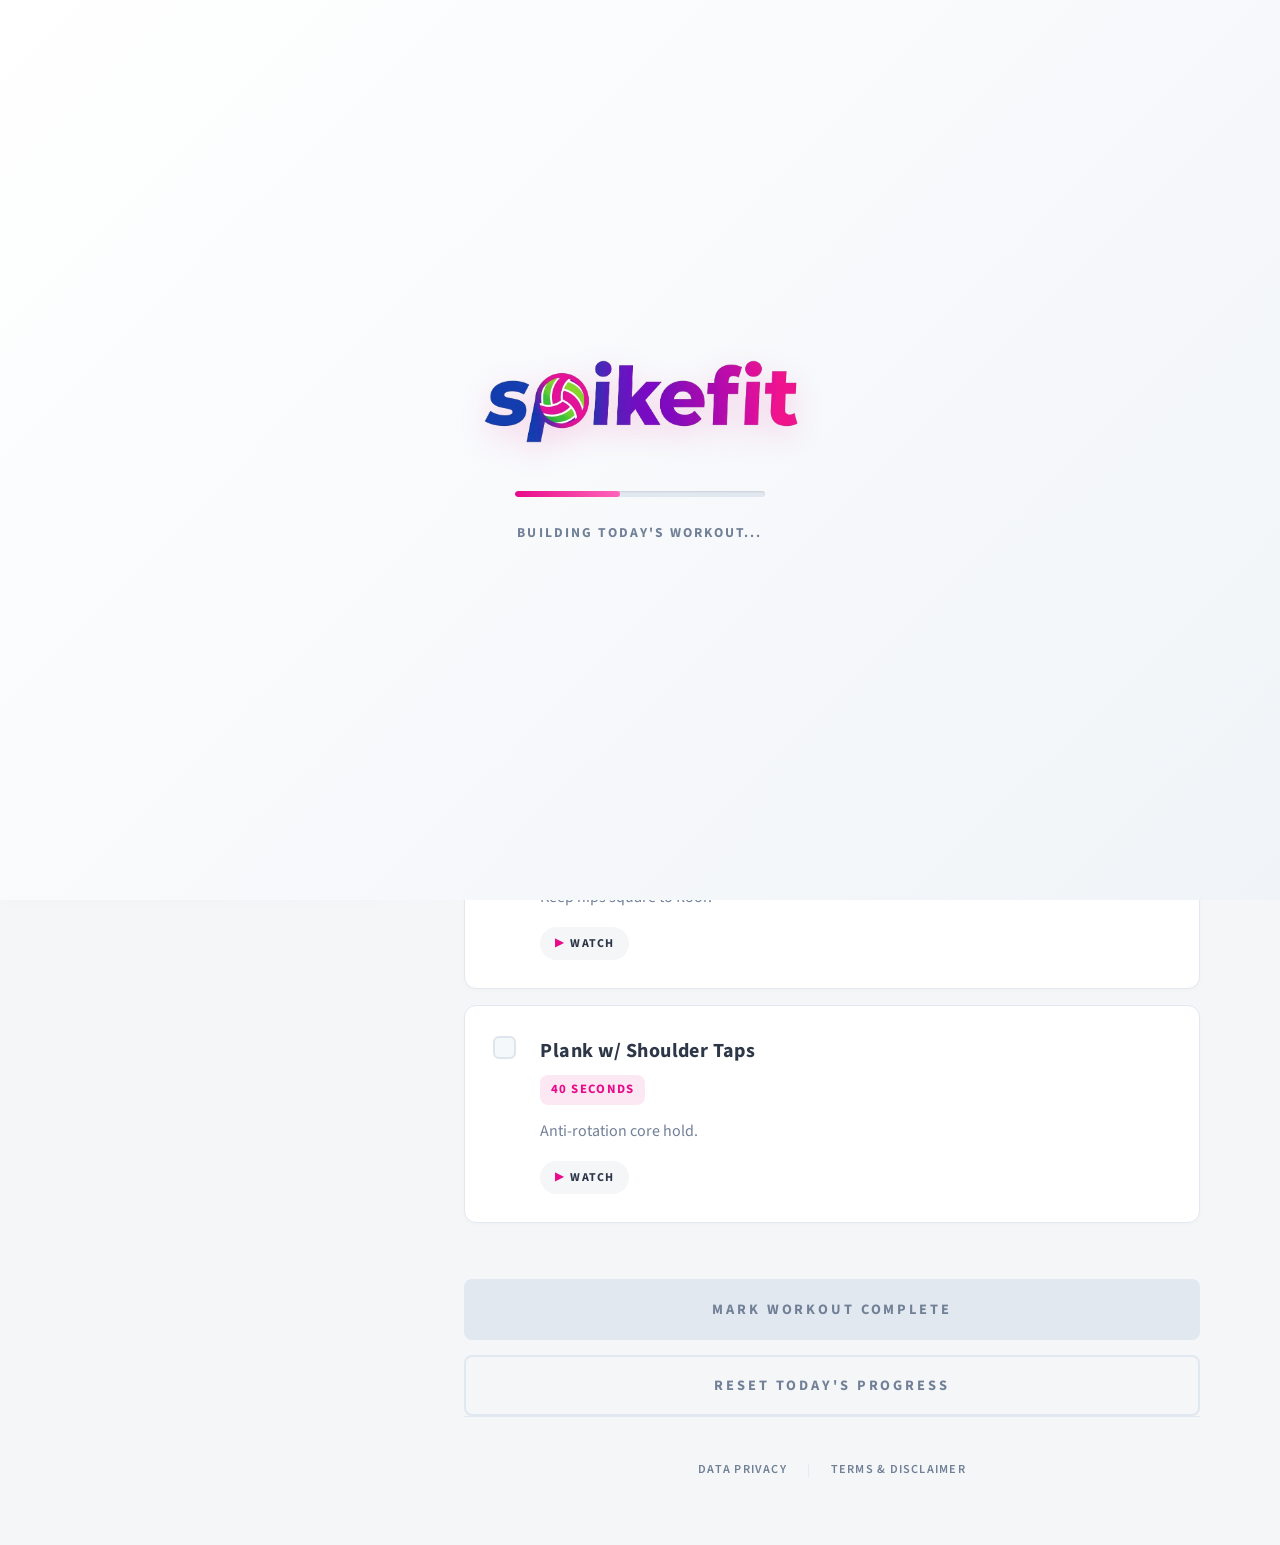
<file: app.html>
<!DOCTYPE html>
<html lang="en">
<head>
  <meta charset="UTF-8">
  <meta name="viewport" content="width=device-width, initial-scale=1.0, maximum-scale=1.0, user-scalable=no">
  <Title>SpikeFit: 30-Min Workouts</title>
  <link rel="icon" type="image/png" href="favicon.png">
  <link rel="apple-touch-icon" href="favicon.png">
  <link rel="stylesheet" href="/fonts/fonts.css">
  <style>
        :root {
            --bg-body: #f4f6f8; /* Slightly cooler, modern grey */
            --bg-panel: #ffffff;
            --text-main: #2d3748; /* Deeper slate for better contrast */
            --text-muted: #718096;
            --accent: #e80a89; 
            --accent-hover: #c90875;
            --accent-light: #fce8f3; /* Soft background for pills */
            --border: #e2e8f0;
            --radius-sm: 8px;
            --radius-md: 12px;
            --radius-lg: 16px;
            --shadow-sm: 0 2px 4px rgba(0,0,0,0.02);
            --shadow-md: 0 4px 12px rgba(0,0,0,0.05);
            --shadow-hover: 0 10px 25px rgba(232, 10, 137, 0.15);
        }

        * { box-sizing: border-box; margin: 0; padding: 0; }
        
        body { 
            background-color: var(--bg-body); 
            color: var(--text-muted); 
            font-family: 'Source Sans 3', Helvetica, sans-serif;
            font-weight: 400;
            line-height: 1.75; 
        }

        /* Typography */
        h1, h2, h3 { 
            color: var(--text-main); 
            font-weight: 700; 
            letter-spacing: 0.05em; 
        }
        h1, h2 { text-transform: uppercase; }

        /* --- NEW: Splash Screen Styles --- */
        #splash-screen {
            position: fixed;
            top: 0;
            left: 0;
            width: 100%;
            height: 100%;
            background: linear-gradient(135deg, #ffffff 0%, #f0f4f8 100%);
            z-index: 9999;
            display: flex;
            flex-direction: column;
            align-items: center;
            justify-content: center;
            transition: opacity 0.6s cubic-bezier(0.16, 1, 0.3, 1), visibility 0.6s;
        }

        #splash-screen.hidden {
            opacity: 0;
            visibility: hidden;
        }

        .splash-logo {
            width: 80%;
            max-width: 320px;
            margin-bottom: 3rem;
            animation: pulse 2.5s infinite ease-in-out;
            filter: drop-shadow(0 10px 15px rgba(232, 10, 137, 0.15));
        }

        .splash-loader-container {
            width: 60%;
            max-width: 250px;
            height: 6px;
            background: var(--border);
            border-radius: 10px;
            overflow: hidden;
            position: relative;
            box-shadow: inset 0 1px 2px rgba(0,0,0,0.1);
        }

        .splash-loader-bar {
            height: 100%;
            background: linear-gradient(90deg, var(--accent), #ff66ba, var(--accent));
            background-size: 200% 100%;
            width: 0%;
            border-radius: 10px;
            animation: shimmer 1.5s infinite linear;
        }

        .splash-text {
            margin-top: 1.5rem;
            font-size: 0.85rem;
            font-weight: 700;
            color: var(--text-muted);
            letter-spacing: 0.15em;
            text-transform: uppercase;
        }

        @keyframes pulse {
            0% { transform: scale(1); opacity: 1; }
            50% { transform: scale(1.03); opacity: 0.9; }
            100% { transform: scale(1); opacity: 1; }
        }

        @keyframes shimmer {
            0% { background-position: 100% 0; }
            100% { background-position: -100% 0; }
        }
        /* --- End Splash Screen Styles --- */

        /* Layout Structure */
        #wrapper {
            display: flex;
            flex-direction: row;
            min-height: 100vh;
        }

        /* Left Header Panel */
        #header {
            width: 30%;
            background: var(--bg-panel);
            padding: 4em 3em;
            border-right: solid 1px var(--border);
            display: flex;
            flex-direction: column;
            justify-content: flex-start;
            position: sticky;
            top: 0;
            height: 100vh;
            overflow-y: auto;
            box-shadow: 2px 0 15px rgba(0,0,0,0.02);
            z-index: 10;
        }

        /* Logo Branding */
        #header h1 {
            margin-bottom: 0.25em;
        }

        .header-logo {
            width: 100%;
            max-width: 220px;
            height: auto;
            display: block;
        }

        #header p {
            color: var(--accent);
            font-size: 0.9em;
            font-weight: 600;
            letter-spacing: 0.15em;
            text-transform: uppercase;
            margin-bottom: 3em;
        }

        /* Navigation */
        .nav {
            display: flex;
            flex-direction: column;
            gap: 0.75em;
        }

        .nav button {
            appearance: none;
            background: transparent;
            border: solid 2px transparent;
            border-radius: var(--radius-sm);
            color: var(--text-muted);
            cursor: pointer;
            font-family: 'Source Sans 3', sans-serif;
            font-size: 0.85em;
            font-weight: 700;
            letter-spacing: 0.2em;
            padding: 1.25em 2em;
            text-align: center;
            text-decoration: none;
            text-transform: uppercase;
            transition: all 0.2s ease-in-out;
            width: 100%;
            display: flex;
            align-items: center;
            justify-content: flex-start;
            gap: 1em;
        }

        .nav button svg {
            width: 20px;
            height: 20px;
            flex-shrink: 0;
        }

        .nav button:hover {
            background: var(--bg-body);
            color: var(--text-main);
        }

        .nav button.active {
            background: var(--bg-panel);
            border-color: var(--accent);
            color: var(--accent);
            box-shadow: var(--shadow-sm);
        }

        /* Right Content Panel */
        #main {
            width: 70%;
            padding: 4em 5em;
            display: flex;
            flex-direction: column;
        }

        .container { display: none; max-width: 800px; margin: 0 auto; width: 100%; flex: 1; }
        .container.active { display: block; animation: fadeIn 0.4s cubic-bezier(0.16, 1, 0.3, 1); }

        @keyframes fadeIn {
            from { opacity: 0; transform: translateY(15px); }
            to { opacity: 1; transform: translateY(0); }
        }

        /* Section Headings */
        .workout-section h2, #calendar h2 {
            font-size: 1.1em;
            color: var(--text-muted);
            border-bottom: none;
            padding-bottom: 0;
            margin-bottom: 1.5em;
            display: flex;
            align-items: center;
        }
        
        .workout-section h2::after {
            content: '';
            flex: 1;
            height: 1px;
            background: var(--border);
            margin-left: 1em;
        }

        .workout-section { margin-bottom: 3.5em; }

        /* Workout Progress Bar */
        .progress-container {
            width: 100%;
            background-color: var(--border);
            border-radius: 20px;
            height: 8px;
            margin: 1.5em 0 2.5em 0;
            overflow: hidden;
            display: none; /* Shown via JS when workout is active */
        }
        .progress-bar {
            height: 100%;
            background: linear-gradient(90deg, var(--accent), #ff66ba);
            width: 0%;
            border-radius: 20px;
            transition: width 0.4s cubic-bezier(0.16, 1, 0.3, 1);
        }

        /* Exercise Cards */
        .exercise-card {
            background: var(--bg-panel);
            border: solid 1px var(--border);
            border-radius: var(--radius-md);
            padding: 1.75em;
            margin-bottom: 1em;
            display: flex;
            align-items: flex-start;
            transition: all 0.2s cubic-bezier(0.16, 1, 0.3, 1);
            box-shadow: var(--shadow-sm);
            cursor: pointer;
            position: relative;
            overflow: hidden;
        }

        .exercise-card:hover {
            border-color: var(--accent);
            box-shadow: var(--shadow-hover);
            transform: translateY(-2px);
        }

        .exercise-card.disabled {
            cursor: not-allowed;
        }

        /* Completed State */
        .exercise-card.completed {
            background-color: #f8fafc;
            opacity: 0.7;
            border-color: transparent;
            transform: none;
            box-shadow: none;
        }

        .exercise-card.completed::before {
            content: '';
            position: absolute;
            left: 0; top: 0; bottom: 0; width: 4px;
            background-color: #4CAF50;
        }

        .exercise-card.completed .title {
            text-decoration: line-through;
            color: var(--text-muted);
        }

        /* Checkbox Styling */
        .checkbox-container {
            margin-right: 1.5em;
            padding-top: 0.1em;
        }
        
        input[type="checkbox"] {
            appearance: none;
            width: 1.75em;
            height: 1.75em;
            border: 2px solid #cbd5e0;
            border-radius: 6px;
            outline: none;
            cursor: pointer;
            position: relative;
            transition: all 0.2s ease;
            background: #ffffff;
        }

        input[type="checkbox"]:hover:not(:disabled) {
            border-color: var(--accent);
        }

        input[type="checkbox"]:checked {
            background-color: var(--accent);
            border-color: var(--accent);
            animation: popIn 0.3s cubic-bezier(0.16, 1, 0.3, 1);
        }

        input[type="checkbox"]:disabled {
            background-color: #f0f4f8;
            border-color: #cbd5e0;
            cursor: not-allowed;
            opacity: 0.6;
        }

        @keyframes popIn {
            0% { transform: scale(0.8); }
            50% { transform: scale(1.1); }
            100% { transform: scale(1); }
        }

        input[type="checkbox"]:checked::after {
            content: '✔';
            color: white;
            position: absolute;
            top: 50%;
            left: 50%;
            transform: translate(-50%, -50%);
            font-size: 1em;
        }

        /* Card Content */
        .exercise-info { flex: 1; }
        .title { color: var(--text-main); font-weight: 700; font-size: 1.25em; display: block; margin-bottom: 0.25em; letter-spacing: 0.02em;}
        .reps { font-size: 0.8em; font-weight: 700; color: var(--accent); margin-bottom: 1em; display: inline-block; text-transform: uppercase; letter-spacing: 0.1em; background: var(--accent-light); padding: 0.3em 0.8em; border-radius: var(--radius-sm);}
        .notes { font-size: 1em; margin-bottom: 1em; color: var(--text-muted); }
        
        /* Video Pill Button */
        .video-link {
            display: inline-flex;
            align-items: center;
            font-size: 0.75em;
            color: var(--text-main);
            text-decoration: none;
            font-weight: 700;
            text-transform: uppercase;
            letter-spacing: 0.1em;
            background: var(--bg-body);
            padding: 0.5em 1.2em;
            border-radius: 20px;
            transition: all 0.2s;
        }
        
        .video-link:hover { background: var(--border); color: var(--text-main); }
        .video-link::before { content: '▶'; margin-right: 0.6em; color: var(--accent); font-size: 0.9em; }

        /* Level Toggle - iOS Segmented Control Style */
        .level-toggle { 
            display: flex; 
            margin-bottom: 2em; 
            background: #e2e8f0; 
            border-radius: var(--radius-lg); 
            padding: 0.3em;
            position: relative;
        }
        .level-toggle button { 
            flex: 1; 
            padding: 1em 0.5em; 
            border: none; 
            background: transparent; 
            border-radius: var(--radius-md);
            font-family: 'Source Sans 3', sans-serif; 
            font-weight: 700; 
            text-transform: uppercase; 
            letter-spacing: 0.05em; 
            font-size: 0.8em;
            cursor: pointer; 
            transition: all 0.3s cubic-bezier(0.16, 1, 0.3, 1); 
            color: var(--text-muted); 
            z-index: 2;
        }
        .level-toggle button:hover { color: var(--text-main); }
        .level-toggle button.active { 
            background: #ffffff; 
            color: var(--accent); 
            box-shadow: var(--shadow-md);
        }

        /* Calendar Elements */
        .month-header { display: flex; justify-content: space-between; align-items: center; margin-bottom: 2em; }
        .month-header button { background: var(--bg-panel); border: solid 1px var(--border); padding: 0.75em 1.5em; cursor: pointer; border-radius: var(--radius-sm); font-family: 'Source Sans 3', sans-serif; font-weight: 700; text-transform: uppercase; letter-spacing: 0.1em; font-size: 0.8em; color: var(--text-main); transition: all 0.2s ease; box-shadow: var(--shadow-sm);}
        .month-header button:hover { border-color: var(--accent); color: var(--accent); }
        .month-header button:disabled { opacity: 0.4; cursor: not-allowed; border-color: var(--border); color: var(--text-muted); box-shadow: none;}
        
        .month-grid { display: grid; grid-template-columns: repeat(7, 1fr); gap: 0.5em; text-align: center; }
        .month-day-header { font-weight: 700; font-size: 0.8em; color: var(--text-muted); text-transform: uppercase; padding-bottom: 0.5em; letter-spacing: 0.1em;}
        .month-date { border: solid 1px var(--border); padding: 1.5em 0; border-radius: var(--radius-md); background: var(--bg-panel); font-size: 1.1em; font-weight: 600; color: var(--text-main); }
        .month-date.completed { background: linear-gradient(135deg, var(--accent) 0%, var(--accent-hover) 100%); color: #ffffff; border-color: transparent; box-shadow: var(--shadow-md); }
        .month-date.empty { background: transparent; border: none; }
        
        /* Action Buttons */
        .btn-reset {
            display: block;
            width: 100%;
            appearance: none;
            background: transparent;
            border: solid 2px var(--border);
            border-radius: var(--radius-sm);
            color: var(--text-main);
            cursor: pointer;
            font-family: 'Source Sans 3', sans-serif;
            font-size: 0.9em;
            font-weight: 700;
            letter-spacing: 0.2em;
            padding: 1.25em;
            text-align: center;
            text-transform: uppercase;
            transition: all 0.2s ease;
            margin-top: 3em;
        }
        .btn-reset:hover { border-color: var(--accent); color: var(--accent); }

        .btn-start { background: var(--accent); color: #ffffff; border-color: var(--accent); margin-top: 0; box-shadow: var(--shadow-md);}
        .btn-start:hover { background: var(--accent-hover); border-color: var(--accent-hover); color: #ffffff; }
        
        .btn-start.started { background: var(--text-main); border-color: var(--text-main); cursor: default; box-shadow: none; }
        .btn-start.started:hover { background: var(--text-main); border-color: var(--text-main); color: #ffffff; }

        .btn-complete { background: var(--accent); color: #ffffff; border-color: var(--accent); margin-top: 3em; margin-bottom: 1em; box-shadow: var(--shadow-md);}
        .btn-complete:hover:not(:disabled) { background: var(--accent-hover); border-color: var(--accent-hover); color: #ffffff; box-shadow: var(--shadow-hover); transform: translateY(-1px);}
        
        .btn-complete:disabled { background: var(--border); color: var(--text-muted); border-color: var(--border); cursor: not-allowed; box-shadow: none; transform: none; }

        /* Calendar Schedule specific */
        .calendar-day {
            background: var(--bg-panel);
            border: solid 1px var(--border);
            border-left: solid 4px var(--border);
            padding: 1.5em 2em;
            border-radius: var(--radius-md);
            cursor: pointer;
            transition: all 0.2s ease;
            box-shadow: var(--shadow-sm);
        }
        .calendar-day:hover { border-left-color: var(--accent); transform: translateX(4px); box-shadow: var(--shadow-md); }
        .calendar-day.today { border-left-color: var(--accent); background: #ffffff; box-shadow: var(--shadow-hover); }

        /* Modals */
        .modal-overlay { display: none; position: fixed; top: 0; left: 0; width: 100%; height: 100%; background: rgba(0,0,0,0.6); z-index: 1000; align-items: center; justify-content: center; animation: fadeIn 0.3s ease-in-out; backdrop-filter: blur(4px); }
        .modal-content { background: var(--bg-panel); padding: 3em 2em; border-radius: var(--radius-lg); text-align: center; max-width: 400px; width: 90%; box-shadow: 0 20px 40px rgba(0,0,0,0.2); position: relative; }
        .modal-content h2 { margin-bottom: 0.5em; color: var(--text-main); }
        .badge-svg { width: 120px; height: 120px; margin: 0 auto 1.5em auto; display: block; filter: drop-shadow(0 10px 15px rgba(232, 10, 137, 0.3));}
        .badge-details { background: var(--bg-body); padding: 1.5em; border-radius: var(--radius-sm); margin-bottom: 2em; border: 1px solid var(--border); }
        .badge-details p { margin: 0.25em 0; font-weight: 600; color: var(--text-muted); font-size: 0.9em; letter-spacing: 0.05em; text-transform: uppercase;}
        .badge-details p span { color: var(--text-main); }
        
        .btn-share { background: var(--accent); color: white; border-color: var(--accent); margin-bottom: 1em; width: 100%; margin-top: 0; padding: 1.25em;}
        .btn-share:hover { background: var(--accent-hover); border-color: var(--accent-hover); color: white;}
        .btn-close-modal { background: transparent; color: var(--text-muted); border-color: var(--text-muted); width: 100%; padding: 1em; margin-top: 0; }
        .btn-close-modal:hover { border-color: var(--text-main); color: var(--text-main); }

        #disclaimer-modal .modal-content { max-width: 550px; width: calc(100vw - 100px); min-width: 280px; max-height: calc(100vh - 100px); display: flex; flex-direction: column; text-align: left; padding: 2em 1.5em; }
        #disclaimer-modal h2 { text-align: center; color: var(--accent); margin-bottom: 0.5em; font-size: 1.5em; flex-shrink: 0; }
        .scroll-note { text-align: center; color: var(--accent); font-size: 0.85em; font-style: italic; margin-bottom: 1em; flex-shrink: 0; }
        .disclaimer-text-scroll { overflow-y: auto; flex-grow: 1; padding-right: 0.5em; border-top: 1px solid var(--border); border-bottom: 1px solid var(--border); margin-bottom: 1em; padding-top: 1em; }
        #disclaimer-modal p { font-size: 0.95em; margin-bottom: 1em; color: var(--text-main); line-height: 1.6; }
        #disclaimer-modal .strong-disclaimer { font-weight: 700; text-transform: uppercase; font-size: 0.85em; color: var(--text-muted); text-align: center; margin-bottom: 2em; letter-spacing: 0.05em; }
        .btn-agree { flex-shrink: 0; appearance: none; border: none; border-radius: var(--radius-sm); background: var(--text-main); color: #ffffff; margin-top: 0.5em; width: 100%; padding: 1.25em; font-size: 1em; font-weight: 700; letter-spacing: 0.15em; text-transform: uppercase; cursor: pointer; transition: all 0.2s ease;}
        .btn-agree:hover { background: var(--text-muted); }

        /* --- NEW: Footer Styles --- */
        #site-footer {
            margin-top: auto;
            padding-top: 3em;
            border-top: solid 1px var(--border);
            text-align: center;
            color: var(--text-muted);
            font-size: 0.85em;
            display: flex;
            flex-direction: column;
            align-items: center;
            gap: 1em;
            width: 100%;
            max-width: 800px;
            align-self: center;
        }

        .footer-links {
            display: flex;
            gap: 1.5em;
            align-items: center;
            justify-content: center;
            flex-wrap: wrap;
        }

        .footer-links a {
            color: var(--text-muted);
            text-decoration: none;
            font-weight: 600;
            text-transform: uppercase;
            letter-spacing: 0.1em;
            transition: color 0.2s ease;
            font-size: 0.9em;
        }

        .footer-links a:hover {
            color: var(--accent);
        }

        .footer-links .separator {
            color: var(--border);
        }

        /* --- NEW: Toast Notification --- */
        .toast-container {
            position: fixed;
            bottom: 40px;
            left: 50%;
            transform: translateX(-50%) translateY(150px);
            background: var(--bg-panel);
            border: 2px solid var(--accent);
            border-radius: var(--radius-lg);
            padding: 1.25em 1.5em;
            box-shadow: 0 10px 30px rgba(232, 10, 137, 0.2);
            display: flex;
            align-items: center;
            gap: 1em;
            z-index: 2000;
            opacity: 0;
            visibility: hidden;
            transition: all 0.5s cubic-bezier(0.16, 1, 0.3, 1);
            width: 90%;
            max-width: 400px;
        }
        .toast-container.show {
            transform: translateX(-50%) translateY(0);
            opacity: 1;
            visibility: visible;
        }
        .toast-icon {
            font-size: 2.2em;
            filter: drop-shadow(0 4px 6px rgba(0,0,0,0.1));
        }
        .toast-content {
            flex: 1;
            text-align: left;
        }
        .toast-title {
            color: var(--text-main);
            font-weight: 700;
            font-size: 1.05em;
            margin-bottom: 0.2em;
            letter-spacing: 0.02em;
            text-transform: uppercase;
        }
        .toast-text {
            color: var(--text-muted);
            font-size: 0.85em;
            line-height: 1.4;
        }
        .toast-close {
            background: none;
            border: none;
            color: var(--text-muted);
            font-size: 1.8em;
            cursor: pointer;
            padding: 0;
            line-height: 1;
            transition: color 0.2s;
        }
        .toast-close:hover {
            color: var(--accent);
        }

        /* Responsive Design */
        @media screen and (max-width: 980px) {
            #wrapper { 
                flex-direction: column; 
                padding-bottom: 85px; /* Added spacing so content doesn't hide behind the bottom nav */
            }
            #header { 
                width: 100%; 
                height: auto; 
                position: relative; 
                padding: 2em 1.5em; 
                border-right: none; 
                border-bottom: solid 1px var(--border); 
                text-align: center; 
            }
            .header-logo { margin: 0 auto; }
            #header p { margin-bottom: 0; }
            
            /* Native App Bottom Nav styling */
            .nav { 
                flex-direction: row; 
                position: fixed;
                bottom: 0;
                left: 0;
                width: 100%;
                background: var(--bg-panel);
                border-top: 1px solid var(--border);
                box-shadow: 0 -4px 15px rgba(0,0,0,0.05);
                z-index: 1000;
                gap: 0;
                padding-bottom: env(safe-area-inset-bottom);
                justify-content: space-around;
            }

            .nav button { 
                width: 25%; 
                padding: 0.8em 0.2em calc(0.8em + env(safe-area-inset-bottom));
                border-radius: 0;
                border: none;
                border-top: 3px solid transparent;
                font-size: 0.65em;
                height: auto;
                flex-direction: column;
                align-items: center;
                justify-content: center;
                gap: 0.4em;
            }

            .nav button svg {
                width: 22px;
                height: 22px;
                stroke-width: 2px;
            }

            .nav button.active {
                background: transparent;
                border-top-color: var(--accent);
                color: var(--accent);
                box-shadow: none;
            }
            
            #main { width: 100%; padding: 3em 1.5em; }
        }
        
        @media screen and (max-width: 480px) {
            #main { padding: 2em 1em; }
            .exercise-card { flex-direction: column; position: relative; padding: 1.5em; }
            .checkbox-container { position: absolute; top: 1.5em; right: 1.25em; margin: 0; }
            .title { padding-right: 2.5em; font-size: 1.1em;}
            .level-toggle { flex-direction: column; border-radius: var(--radius-md); padding: 0.5em;}
            .level-toggle button { margin-bottom: 0.25em; }
            .month-grid { gap: 0.25em; }
            .month-date { padding: 1em 0; font-size: 0.9em; }

            /* Footer Mobile */
            .footer-links {
                flex-direction: column;
                gap: 0.8em;
            }
            .footer-links .separator {
                display: none;
            }
        }
  </style>
</head>
<body>

    <!-- Splash Screen -->
    <div id="splash-screen">
        <img src="logo.png" alt="SpikeFit Logo" class="splash-logo" onerror="this.onerror=null; this.src='https://raw.githubusercontent.com/jfrappier/spikefit/refs/heads/main/logo.png'">
        <div class="splash-loader-container">
            <div id="splash-progress" class="splash-loader-bar"></div>
        </div>
        <div id="splash-text" class="splash-text">Loading Local Data...</div>
    </div>

    <div id="wrapper">
        <header id="header">
            <h1><img src="logo.png" alt="SpikeFit" class="header-logo" onerror="this.onerror=null; this.src='https://raw.githubusercontent.com/jfrappier/spikefit/refs/heads/main/logo.png'"></h1>
            <p id="current-workout-title">30-Min Power Program</p>
            
            <div class="nav" id="main-nav">
                <button class="active" onclick="switchTab('daily')">
                    <svg viewBox="0 0 24 24" fill="none" stroke="currentColor" stroke-linecap="round" stroke-linejoin="round"><path d="m3 9 9-7 9 7v11a2 2 0 0 1-2 2H5a2 2 0 0 1-2-2z"></path><polyline points="9 22 9 12 15 12 15 22"></polyline></svg>
                    <span>Today</span>
                </button>
                <button onclick="switchTab('schedule')">
                    <svg viewBox="0 0 24 24" fill="none" stroke="currentColor" stroke-linecap="round" stroke-linejoin="round"><line x1="8" y1="6" x2="21" y2="6"></line><line x1="8" y1="12" x2="21" y2="12"></line><line x1="8" y1="18" x2="21" y2="18"></line><line x1="3" y1="6" x2="3.01" y2="6"></line><line x1="3" y1="12" x2="3.01" y2="12"></line><line x1="3" y1="18" x2="3.01" y2="18"></line></svg>
                    <span>Schedule</span>
                </button>
                <button onclick="switchTab('history')">
                    <svg viewBox="0 0 24 24" fill="none" stroke="currentColor" stroke-linecap="round" stroke-linejoin="round"><rect x="3" y="4" width="18" height="18" rx="2" ry="2"></rect><line x1="16" y1="2" x2="16" y2="6"></line><line x1="8" y1="2" x2="8" y2="6"></line><line x1="3" y1="10" x2="21" y2="10"></line></svg>
                    <span>Calendar</span>
                </button>
                <button onclick="openPrivacyModal()">
                    <svg viewBox="0 0 24 24" fill="none" stroke="currentColor" stroke-linecap="round" stroke-linejoin="round"><path d="M12 22s8-4 8-10V5l-8-3-8 3v7c0 6 8 10 8 10z"></path></svg>
                    <span>Privacy</span>
                </button>
            </div>
        </header>

        <main id="main">
            <div id="daily" class="container active">
                <div id="workout-controls" style="margin-bottom: 1.5em; text-align: center;">
                    <button id="btn-start-workout" class="btn-reset btn-start" onclick="startWorkout()">Start Workout</button>
                </div>
                
                <div class="progress-container" id="progress-container">
                    <div class="progress-bar" id="progress-bar"></div>
                </div>

                <div id="workout-content">
                    </div>
                <button class="btn-reset btn-complete" onclick="markWorkoutComplete()">Mark Workout Complete</button>
                <button class="btn-reset" style="margin-top: 0; color: var(--text-muted);" onclick="resetDay()">Reset Today's Progress</button>
            </div>

            <div id="schedule" class="container">
                <h2 style="font-size: 1.5em; border:none; margin-bottom: 0.5em; color: var(--text-main);">Rotating Schedule</h2>
                <p style="margin-bottom: 2em; color: var(--text-muted);">Select a day below to set it as your current active workout.</p>
                
                <div class="level-toggle">
                    <button id="btn-level-beginner" class="active" onclick="setLevel('beginner')">Beginner</button>
                    <button id="btn-level-intermediate" onclick="setLevel('intermediate')">Intermediate</button>
                    <button id="btn-level-advanced" onclick="setLevel('advanced')">Advanced</button>
                </div>

                <div id="schedule-content" style="display: grid; gap: 1em;">
                    </div>
            </div>

            <div id="history" class="container">
                <h2 style="font-size: 1.5em; border:none; margin-bottom: 0.5em; color: var(--text-main);">Workout History</h2>
                <p style="margin-bottom: 2em; color: var(--text-muted);">Track your completed workouts.</p>
                <div class="month-header">
                    <button onclick="changeMonth(-1)" id="btn-prev-month">&lt; Prev</button>
                    <h3 id="month-year-display" style="margin:0; border:none; padding:0; letter-spacing: 0.1em; text-transform: uppercase;"></h3>
                    <button onclick="changeMonth(1)" id="btn-next-month">Next &gt;</button>
                </div>
                <div class="month-grid" id="month-grid-content">
                    </div>
            </div>

            <!-- Global Footer inside Main Panel -->
            <footer id="site-footer">
                <div class="footer-links">
                    <a href="#" onclick="event.preventDefault(); openPrivacyModal();">Data Privacy</a>
                    <span class="separator">|</span>
                    <a href="#" onclick="event.preventDefault(); openDisclaimerModal();">Terms & Disclaimer</a>
                </div>
            </footer>
        </main>
    </div>

    <!-- Modals -->
    <div id="badge-modal" class="modal-overlay">
        <div class="modal-content">
            <svg class="badge-svg" viewBox="0 0 100 100" xmlns="http://www.w3.org/2000/svg">
                <circle cx="50" cy="50" r="45" fill="#e80a89" />
                <path d="M30 45 L45 60 L75 30" stroke="white" stroke-width="8" fill="none" stroke-linecap="round" stroke-linejoin="round"/>
                <text x="50" y="82" font-family="'Source Sans 3', sans-serif" font-size="12" fill="white" font-weight="700" letter-spacing="1" text-anchor="middle">SPIKEFIT</text>
            </svg>
            <h2>Workout Complete!</h2>
            <p style="margin-bottom: 1.5em; color: var(--text-muted);">Great job crushing today's session.</p>
            
            <div class="badge-details">
                <p id="badge-date-text"></p>
                <p id="badge-time-text"></p>
            </div>

            <button id="btn-share-badge" class="btn-reset btn-share" onclick="shareBadge()">Share Workout</button>
            <button class="btn-reset btn-close-modal" onclick="closeBadgeModal()">Close</button>
        </div>
    </div>

    <div id="disclaimer-modal" class="modal-overlay">
        <div class="modal-content">
            <h2>Medical Disclaimer & Terms of Use</h2>
            <p class="scroll-note">Please scroll to the bottom to read and agree.</p>
            <div class="disclaimer-text-scroll">
                <p class="strong-disclaimer">Please read carefully before proceeding.</p>
                <p>The exercises, workouts, and information provided on this page are for <strong>educational and example purposes only</strong>. They are not intended as a substitute for professional medical advice, diagnosis, or treatment.</p>
                <p><strong>Always consult with a qualified healthcare provider or physician</strong> before beginning any new exercise program or fitness regimen. You should be in good physical condition and be able to participate safely in the exercises.</p>
                <p>By using this application, you understand and agree that there is an inherent risk of injury associated with participating in any physical activity. You assume all risks and voluntarily choose to participate at your own free will.</p>
                <p>The creator(s), host(s), and authors of this page explicitly disclaim any liability, loss, or risk, personal or otherwise, which is incurred as a consequence, directly or indirectly, of the use and application of any of the contents herein. <strong>You agree to indemnify and hold harmless the creator(s) from any and all claims, demands, or causes of action arising out of your use of this site.</strong></p>
            </div>
            <button class="btn-agree" onclick="acceptDisclaimer()">I Understand and Agree</button>
        </div>
    </div>

    <div id="privacy-modal" class="modal-overlay">
        <div class="modal-content" style="max-width: 600px; text-align: left;">
            <h2 style="text-align: center; color: var(--accent); margin-bottom: 1em; font-size: 1.5em;">Data Privacy Policy</h2>
            <p style="font-size: 0.9em; margin-bottom: 1em; color: var(--text-main); line-height: 1.6;"><strong>1. Local Storage Only:</strong> SpikeFit operates entirely within your web browser. All workout data, completion dates, and preferences are stored exclusively in your device's Local Storage. The author does not collect, transmit, track, or store any of your personal information, health data, or location data.</p>
            <p style="font-size: 0.9em; margin-bottom: 1em; color: var(--text-main); line-height: 1.6;"><strong>2. Third-Party Hosting:</strong> This application is hosted via GitHub Pages and Cloudflare. While the application itself does not track you, GitHub and Cloudflare may collect standard web server logs (including IP addresses, browser types, and referring pages) as part of their standard hosting infrastructure. Please review [GitHub](https://docs.github.com/en/site-policy/privacy-policies/github-general-privacy-statement) and [Cloudflare's](https://www.cloudflare.com/privacypolicy/) privacy policy for more details.</p>
            <p style="font-size: 0.9em; margin-bottom: 1em; color: var(--text-main); line-height: 1.6;"><strong>3. GDPR, CCPA, & Compliance:</strong> Because we do not collect, process, sell, or control your personal data or Personally Identifiable Information (PII), we inherently align with data minimization principles. You retain 100% control over your data. To permanently delete all your data, simply clear your browser's local storage or cache.</p>
            <button class="btn-reset btn-close-modal" style="margin-top: 1.5em;" onclick="closePrivacyModal()">Close Privacy Policy</button>
        </div>
    </div>

    <!-- Toast Notification -->
    <div id="app-toast" class="toast-container">
        <div class="toast-icon" id="toast-icon">🥤</div>
        <div class="toast-content">
            <div class="toast-title" id="toast-title">Time to Refuel!</div>
            <div class="toast-text" id="toast-text">Don't forget to grab a protein shake or a healthy snack for recovery.</div>
        </div>
        <button class="toast-close" onclick="closeToast()">&times;</button>
    </div>

    <script>
        // --- Workout Database ---
        const workouts = {
            'A': {
                name: 'Workout A: Vertical Power',
                blocks: [
                    {
                        title: 'Superset 1 (4 Rounds - Rest 60-90s)',
                        exercises: [
                            { id: 'a1', name: 'Seated Box Jumps', reps: '5 reps', notes: 'Explode up, jump down, land on two feet.', video: 'Seated Box Jumps' },
                            { id: 'a2', name: 'Pogo Jumps', reps: '15 seconds', notes: 'Max ankle stiffness.', video: 'Pogo Jumps exercise' }
                        ]
                    },
                    {
                        title: 'Superset 2 (3 Rounds - Rest 60s)',
                        exercises: [
                            { id: 'a3', name: 'DB Reverse Lunges', reps: '8 reps / leg', notes: 'Drive through front heel.', video: 'Dumbbell Reverse Lunges' },
                            { id: 'a4', name: 'Dead Bugs', reps: '10 reps / side', notes: 'Lower back glued to floor.', video: 'Dead Bug exercise' }
                        ]
                    }
                ]
            },
            'A2': {
                name: 'Workout A: Vertical Power (Intermediate)',
                blocks: [
                    {
                        title: 'Superset 1 (4 Rounds - Rest 60-90s)',
                        exercises: [
                            { id: 'a2-1', name: 'Seated Box Jumps', reps: '5 reps', notes: 'Explode up, jump down, land on two feet.', video: 'Seated Box Jumps' },
                            { id: 'a2-2', name: 'Pogo Jumps', reps: '20 seconds', notes: 'Max ankle stiffness and height.', video: 'Pogo Jumps exercise' },
                            { id: 'a2-3', name: 'Broad Jumps', reps: '5 reps', notes: 'Explode forward, stick the landing.', video: 'Broad Jumps' }
                        ]
                    },
                    {
                        title: 'Superset 2 (3 Rounds - Rest 60s)',
                        exercises: [
                            { id: 'a2-4', name: 'DB Reverse Lunges', reps: '10 reps / leg', notes: 'Drive through front heel.', video: 'Dumbbell Reverse Lunges' },
                            { id: 'a2-5', name: 'Dead Bugs', reps: '12 reps / side', notes: 'Lower back glued to floor.', video: 'Dead Bug exercise' },
                            { id: 'a2-6', name: 'DB Romanian Deadlifts', reps: '10 reps', notes: 'Hinge at the hips, slight knee bend.', video: 'Dumbbell RDL' }
                        ]
                    }
                ]
            },
            'B': {
                name: 'Workout B: Upper Body Armor',
                blocks: [
                    {
                        title: 'Superset 1 (4 Rounds - Rest 60-90s)',
                        exercises: [
                            { id: 'b1', name: 'DB Push Press', reps: '8 reps', notes: 'Slight knee dip to drive up.', video: 'Dumbbell Push Press' },
                            { id: 'b2', name: 'Pull-Ups or DB Rows', reps: '8-10 reps', notes: 'Squeeze back at the top.', video: 'Dumbbell Rows' }
                        ]
                    },
                    {
                        title: 'Superset 2 (3 Rounds - Rest 60s)',
                        exercises: [
                            { id: 'b3', name: 'DB Scaption (Y-Raises)', reps: '10 reps', notes: '45-deg angle, thumbs up.', video: 'Dumbbell Scaption' },
                            { id: 'b4', name: 'Weighted Russian Twists', reps: '15 reps / side', notes: 'Rotate torso, not just arms.', video: 'Weighted Russian Twists' }
                        ]
                    }
                ]
            },
            'B2': {
                name: 'Workout B: Upper Body Armor (Intermediate)',
                blocks: [
                    {
                        title: 'Superset 1 (4 Rounds - Rest 60-90s)',
                        exercises: [
                            { id: 'b2-1', name: 'DB Push Press', reps: '10 reps', notes: 'Slight knee dip to drive up.', video: 'Dumbbell Push Press' },
                            { id: 'b2-2', name: 'Pull-Ups or DB Rows', reps: '10-12 reps', notes: 'Squeeze back at the top.', video: 'Dumbbell Rows' },
                            { id: 'b2-3', name: 'Push-Ups', reps: 'Max Reps', notes: 'Strict form, stop 1 rep shy of failure.', video: 'Perfect Pushup' }
                        ]
                    },
                    {
                        title: 'Superset 2 (3 Rounds - Rest 60s)',
                        exercises: [
                            { id: 'b2-4', name: 'DB Scaption (Y-Raises)', reps: '12 reps', notes: '45-deg angle, thumbs up.', video: 'Dumbbell Scaption' },
                            { id: 'b2-5', name: 'Weighted Russian Twists', reps: '20 reps / side', notes: 'Rotate torso, not just arms.', video: 'Weighted Russian Twists' },
                            { id: 'b2-6', name: 'Superman Holds', reps: '15 reps', notes: 'Squeeze glutes and back, hold 1s at top.', video: 'Superman Exercise' }
                        ]
                    }
                ]
            },
            'C': {
                name: 'Workout C: Defense Agility',
                blocks: [
                    {
                        title: 'Superset 1 (4 Rounds - Rest 60-90s)',
                        exercises: [
                            { id: 'c1', name: 'Single-Arm DB Snatches', reps: '6 reps / arm', notes: 'Power from the hips.', video: 'Single-Arm Dumbbell Snatch' },
                            { id: 'c2', name: 'Lateral Lunges', reps: '8 reps / leg', notes: 'Push hips back.', video: 'Lateral Lunges' }
                        ]
                    },
                    {
                        title: 'Superset 2 (3 Rounds - Rest 60s)',
                        exercises: [
                            { id: 'c3', name: 'Push-Up to Renegade Row', reps: '8 reps / arm', notes: 'Keep hips square to floor.', video: 'Push-Up to Renegade Row' },
                            { id: 'c4', name: 'Plank w/ Shoulder Taps', reps: '40 seconds', notes: 'Anti-rotation core hold.', video: 'Plank with Shoulder Taps' }
                        ]
                    }
                ],
            },
            'C2': {
                name: 'Workout C: Defense Agility (Intermediate)',
                blocks: [
                    {
                        title: 'Superset 1 (4 Rounds - Rest 60-90s)',
                        exercises: [
                            { id: 'c2-1', name: 'Single-Arm DB Snatches', reps: '8 reps / arm', notes: 'Power from the hips.', video: 'Single-Arm Dumbbell Snatch' },
                            { id: 'c2-2', name: 'Lateral Lunges', reps: '10 reps / leg', notes: 'Push hips back.', video: 'Lateral Lunges' },
                            { id: 'c2-3', name: 'Skater Jumps', reps: '10 reps / side', notes: 'Explosive lateral push off outside leg.', video: 'Skater Jumps' }
                        ]
                    },
                    {
                        title: 'Superset 2 (3 Rounds - Rest 60s)',
                        exercises: [
                            { id: 'c2-4', name: 'Push-Up to Renegade Row', reps: '8 reps / arm', notes: 'Keep hips square to floor.', video: 'Push-Up to Renegade Row' },
                            { id: 'c2-5', name: 'Plank w/ Shoulder Taps', reps: '45 seconds', notes: 'Anti-rotation core hold.', video: 'Plank with Shoulder Taps' },
                            { id: 'c2-6', name: 'Mountain Climbers', reps: '30 seconds', notes: 'Fast pace, keep hips level.', video: 'Mountain Climbers' }
                        ]
                    }
                ],
            },
            'D': {
                name: 'Workout D: Core & Swing Mechanics',
                blocks: [
                    {
                        title: 'Volleyball Core (3 Rounds - Rest 45s)',
                        exercises: [
                            { id: 'd1', name: 'Hollow Body Hold', reps: '30 seconds', notes: 'Mimics pre-swing mid-air tension. Press lower back into floor.', video: 'Hollow Body Hold' },
                            { id: 'd2', name: 'Seated Rotational Twists', reps: '15 reps / side', notes: 'Focus on torso rotation to simulate arm swing torque.', video: 'Russian Twists' },
                            { id: 'd3', name: 'Bird-Dog', reps: '10 reps / side', notes: 'Slow and controlled. Builds back and core stability.', video: 'Bird Dog Exercise' }
                        ]
                    },
                    {
                        title: 'Swing Mechanics (Focus on Form - Rest as needed)',
                        exercises: [
                            { id: 'd4', name: 'Half-Kneeling Swings (Left Knee Up)', reps: '20 reps', notes: 'Left knee bent, right knee on floor. Focus on elbow draw and torque.', video: 'Swing Mechanics', url: 'https://www.youtube.com/watch?v=X2TLr7aLors' },
                            { id: 'd5', name: 'Half-Kneeling Swings (Right Knee Up)', reps: '20 reps', notes: 'Right knee bent, left knee on floor. Maintain high elbow.', video: 'Swing Mechanics', url: 'https://www.youtube.com/watch?v=X2TLr7aLors' },
                            { id: 'd6', name: 'Tall Kneeling Swings', reps: '20 reps', notes: 'Both knees on floor. Engage core to snap through the swing.', video: 'Swing Mechanics', url: 'https://www.youtube.com/watch?v=X2TLr7aLors' }
                        ]
                    }
                ]
            },
            'D2': {
                name: 'Workout D: Core & Swing Mechanics (Intermediate)',
                blocks: [
                    {
                        title: 'Volleyball Core (3 Rounds - Rest 45s)',
                        exercises: [
                            { id: 'd2-1', name: 'Hollow Body Hold', reps: '45 seconds', notes: 'Mimics pre-swing mid-air tension. Press lower back into floor.', video: 'Hollow Body Hold' },
                            { id: 'd2-2', name: 'Seated Rotational Twists', reps: '20 reps / side', notes: 'Focus on torso rotation to simulate arm swing torque.', video: 'Russian Twists' },
                            { id: 'd2-3', name: 'Bird-Dog', reps: '12 reps / side', notes: 'Slow and controlled. Builds back and core stability.', video: 'Bird Dog Exercise' },
                            { id: 'd2-4', name: 'Side Plank', reps: '30 seconds / side', notes: 'Keep body in a straight line, push floor away.', video: 'Side Plank' }
                        ]
                    },
                    {
                        title: 'Swing Mechanics (Focus on Form - Rest as needed)',
                        exercises: [
                            { id: 'd2-5', name: 'Half-Kneeling Swings (Left Knee Up)', reps: '25 reps', notes: 'Left knee bent, right knee on floor. Focus on elbow draw and torque.', video: 'Swing Mechanics', url: 'https://www.youtube.com/watch?v=X2TLr7aLors' },
                            { id: 'd2-6', name: 'Half-Kneeling Swings (Right Knee Up)', reps: '25 reps', notes: 'Right knee bent, left knee on floor. Maintain high elbow.', video: 'Swing Mechanics', url: 'https://www.youtube.com/watch?v=X2TLr7aLors' },
                            { id: 'd2-7', name: 'Tall Kneeling Swings', reps: '25 reps', notes: 'Both knees on floor. Engage core to snap through the swing.', video: 'Swing Mechanics', url: 'https://www.youtube.com/watch?v=X2TLr7aLors' },
                            { id: 'd2-8', name: 'Standing Arm Swings', reps: '20 reps', notes: 'Full standing swing mechanics, focus on quick torque.', video: 'Volleyball Arm Swing Mechanics' },
                            { id: 'd2-9', name: 'Approach Jumps w/ 2-Foot Landing', reps: '10 reps', notes: 'Full approach jump. Prioritize landing softly on BOTH feet simultaneously to absorb impact.', video: 'Volleyball 2-Foot Landing', url: 'https://www.tiktok.com/@elevateyourselfofficial/video/7112060380637056299' }
                        ]
                    }
                ]
            },
            'A3': {
                name: 'Workout A: Vertical Power (Advanced)',
                blocks: [
                    {
                        title: 'Superset 1 (4 Rounds - Rest 60-90s)',
                        exercises: [
                            { id: 'a3-1', name: 'Seated Box Jumps', reps: '6 reps', notes: 'Explode up, jump down, land on two feet.', video: 'Seated Box Jumps' },
                            { id: 'a3-2', name: 'Pogo Jumps', reps: '30 seconds', notes: 'Max ankle stiffness and height.', video: 'Pogo Jumps exercise' },
                            { id: 'a3-3', name: 'Broad Jumps', reps: '6 reps', notes: 'Explode forward, stick the landing.', video: 'Broad Jumps' }
                        ]
                    },
                    {
                        title: 'Superset 2 (3 Rounds - Rest 60s)',
                        exercises: [
                            { id: 'a3-4', name: 'DB Reverse Lunges', reps: '12 reps / leg', notes: 'Drive through front heel.', video: 'Dumbbell Reverse Lunges' },
                            { id: 'a3-5', name: 'Dead Bugs', reps: '15 reps / side', notes: 'Lower back glued to floor.', video: 'Dead Bug exercise' },
                            { id: 'a3-6', name: 'DB Romanian Deadlifts', reps: '12 reps', notes: 'Hinge at the hips, slight knee bend.', video: 'Dumbbell RDL' }
                        ]
                    },
                    {
                        title: 'Superset 3 (3 Rounds - Rest 60s)',
                        exercises: [
                            { id: 'a3-7', name: 'Bulgarian Split Squats', reps: '8 reps / leg', notes: 'Keep chest up, drop back knee down.', video: 'Bulgarian Split Squat' },
                            { id: 'a3-8', name: 'Depth Drops', reps: '5 reps', notes: 'Step off low box, stick landing instantly.', video: 'Depth Drop' },
                            { id: 'a3-9', name: 'Calf Raises', reps: '20 reps', notes: 'Full extension, slow negative.', video: 'Standing Calf Raise' }
                        ]
                    }
                ]
            },
            'B3': {
                name: 'Workout B: Upper Body Armor (Advanced)',
                blocks: [
                    {
                        title: 'Superset 1 (4 Rounds - Rest 60-90s)',
                        exercises: [
                            { id: 'b3-1', name: 'DB Push Press', reps: '12 reps', notes: 'Slight knee dip to drive up.', video: 'Dumbbell Push Press' },
                            { id: 'b3-2', name: 'Pull-Ups or DB Rows', reps: '12-15 reps', notes: 'Squeeze back at the top.', video: 'Dumbbell Rows' },
                            { id: 'b3-3', name: 'Push-Ups', reps: 'Max Reps', notes: 'Strict form, stop 1 rep shy of failure.', video: 'Perfect Pushup' }
                        ]
                    },
                    {
                        title: 'Superset 2 (3 Rounds - Rest 60s)',
                        exercises: [
                            { id: 'b3-4', name: 'DB Scaption (Y-Raises)', reps: '15 reps', notes: '45-deg angle, thumbs up.', video: 'Dumbbell Scaption' },
                            { id: 'b3-5', name: 'Weighted Russian Twists', reps: '25 reps / side', notes: 'Rotate torso, not just arms.', video: 'Weighted Russian Twists' },
                            { id: 'b3-6', name: 'Superman Holds', reps: '20 reps', notes: 'Squeeze glutes and back, hold 1s at top.', video: 'Superman Exercise' }
                        ]
                    },
                    {
                        title: 'Superset 3 (3 Rounds - Rest 60s)',
                        exercises: [
                            { id: 'b3-7', name: 'Pike Push-Ups', reps: '10 reps', notes: 'Hips high, focus on shoulders.', video: 'Pike Pushup' },
                            { id: 'b3-8', name: 'DB Lateral Raises', reps: '12 reps', notes: 'Slight bend in elbows, control down.', video: 'Dumbbell Lateral Raise' },
                            { id: 'b3-9', name: 'Plank to Down-Dog', reps: '10 reps', notes: 'Flow smoothly, stretch shoulders.', video: 'Plank to Downward Dog' }
                        ]
                    }
                ]
            },
            'C3': {
                name: 'Workout C: Defense Agility (Advanced)',
                blocks: [
                    {
                        title: 'Superset 1 (4 Rounds - Rest 60-90s)',
                        exercises: [
                            { id: 'c3-1', name: 'Single-Arm DB Snatches', reps: '8 reps / arm', notes: 'Power from the hips.', video: 'Single-Arm Dumbbell Snatch' },
                            { id: 'c3-2', name: 'Lateral Lunges', reps: '12 reps / leg', notes: 'Push hips back.', video: 'Lateral Lunges' },
                            { id: 'c3-3', name: 'Skater Jumps', reps: '12 reps / side', notes: 'Explosive lateral push off outside leg.', video: 'Skater Jumps' }
                        ]
                    },
                    {
                        title: 'Superset 2 (3 Rounds - Rest 60s)',
                        exercises: [
                            { id: 'c3-4', name: 'Push-Up to Renegade Row', reps: '10 reps / arm', notes: 'Keep hips square to floor.', video: 'Push-Up to Renegade Row' },
                            { id: 'c3-5', name: 'Plank w/ Shoulder Taps', reps: '60 seconds', notes: 'Anti-rotation core hold.', video: 'Plank with Shoulder Taps' },
                            { id: 'c3-6', name: 'Mountain Climbers', reps: '40 seconds', notes: 'Fast pace, keep hips level.', video: 'Mountain Climbers' }
                        ]
                    },
                    {
                        title: 'Superset 3 (3 Rounds - Rest 60s)',
                        exercises: [
                            { id: 'c3-7', name: 'Lateral Bounds', reps: '8 reps / side', notes: 'Jump sideways off one leg, stick landing.', video: 'Lateral Bounds' },
                            { id: 'c3-8', name: 'Bear Crawls', reps: '30 seconds', notes: 'Keep knees hovering just off floor.', video: 'Bear Crawl' },
                            { id: 'c3-9', name: 'High Knees', reps: '30 seconds', notes: 'Pump arms, drive knees up fast.', video: 'High Knees' }
                        ]
                    }
                ],
            },
            'D3': {
                name: 'Workout D: Core & Swing Mechanics (Advanced)',
                blocks: [
                    {
                        title: 'Superset 1: Volleyball Core (3 Rounds - Rest 45s)',
                        exercises: [
                            { id: 'd3-1', name: 'Hollow Body Hold', reps: '60 seconds', notes: 'Mimics pre-swing mid-air tension. Press lower back into floor.', video: 'Hollow Body Hold' },
                            { id: 'd3-2', name: 'Seated Rotational Twists', reps: '25 reps / side', notes: 'Focus on torso rotation to simulate arm swing torque.', video: 'Russian Twists' },
                            { id: 'd3-3', name: 'Bird-Dog', reps: '15 reps / side', notes: 'Slow and controlled. Builds back and core stability.', video: 'Bird Dog Exercise' }
                        ]
                    },
                    {
                        title: 'Superset 2: Swing Mechanics (3 Rounds - Rest as needed)',
                        exercises: [
                            { id: 'd3-4', name: 'Half-Kneeling Swings (Left Knee Up)', reps: '30 reps', notes: 'Left knee bent, right knee on floor. Focus on elbow draw and torque.', video: 'Swing Mechanics', url: 'https://www.youtube.com/watch?v=X2TLr7aLors' },
                            { id: 'd3-5', name: 'Half-Kneeling Swings (Right Knee Up)', reps: '30 reps', notes: 'Right knee bent, left knee on floor. Maintain high elbow.', video: 'Swing Mechanics', url: 'https://www.youtube.com/watch?v=X2TLr7aLors' },
                            { id: 'd3-6', name: 'Tall Kneeling Swings', reps: '30 reps', notes: 'Both knees on floor. Engage core to snap through the swing.', video: 'Swing Mechanics', url: 'https://www.youtube.com/watch?v=X2TLr7aLors' }
                        ]
                    },
                    {
                        title: 'Superset 3: Dynamic Approach (3 Rounds - Rest 60s)',
                        exercises: [
                            { id: 'd3-7', name: 'Standing Arm Swings', reps: '25 reps', notes: 'Full standing swing mechanics, focus on quick torque.', video: 'Volleyball Arm Swing Mechanics' },
                            { id: 'd3-8', name: 'Approach Jump Footwork', reps: '10 reps', notes: 'Focus on explosive last two steps (penultimate step).', video: 'Volleyball Approach Footwork' },
                            { id: 'd3-9', name: 'V-Ups or Med Ball Slams', reps: '15 reps', notes: 'Explosive core flexion.', video: 'V-Ups Exercise' },
                            { id: 'd3-10', name: 'Max Approach Jumps w/ 2-Foot Landing', reps: '10 reps', notes: 'Full max approach. Prioritize landing softly on BOTH feet simultaneously to absorb impact.', video: 'Volleyball 2-Foot Landing', url: 'https://www.tiktok.com/@elevateyourselfofficial/video/7112060380637056299' }
                        ]
                    }
                ]
            }
        };

        const schedule = [
            { day: 'Monday', workout: 'A' },
            { day: 'Tuesday', workout: 'D' }, 
            { day: 'Wednesday', workout: 'B' },
            { day: 'Thursday', workout: 'D' }, 
            { day: 'Friday', workout: 'C' },
            { day: 'Saturday', workout: 'A' },
            { day: 'Sunday', workout: 'Rest/Run' }
        ];

        // State Management
        let currentDayIndex = (new Date().getDay() + 6) % 7; 
        let completedExercises = JSON.parse(localStorage.getItem('completedExercises')) || {};
        let completedDates = JSON.parse(localStorage.getItem('completedDates')) || {};
        let historyCalDate = new Date();
        let activeWorkoutStart = localStorage.getItem('activeWorkoutStart') || null;
        
        let workoutLevel = localStorage.getItem('workoutLevel') || 'beginner';
        let manualLevelOverride = localStorage.getItem('manualLevelOverride') === 'true';

        function getWorkoutKey(baseKey) {
            if (baseKey === 'Rest/Run') return baseKey;
            if (workoutLevel === 'advanced') return baseKey + '3';
            if (workoutLevel === 'intermediate') return baseKey + '2';
            return baseKey;
        }

        function saveState() {
            localStorage.setItem('completedExercises', JSON.stringify(completedExercises));
            localStorage.setItem('completedDates', JSON.stringify(completedDates));
        }

        // Logic Functions
        function switchTab(tabId) {
            document.querySelectorAll('.container').forEach(c => c.classList.remove('active'));
            document.querySelectorAll('.nav button').forEach(b => b.classList.remove('active'));
            document.getElementById(tabId).classList.add('active');
            event.currentTarget.classList.add('active');
            
            if(window.innerWidth <= 980) {
                window.scrollTo({ top: document.getElementById('main').offsetTop - 20, behavior: 'smooth' });
            }
        }

        function toggleExercise(id, cardElement) {
            if (!activeWorkoutStart) {
                return; // Prevent interactions if workout hasn't started
            }

            completedExercises[id] = !completedExercises[id];
            saveState();
            if(completedExercises[id]) {
                cardElement.classList.add('completed');
                cardElement.querySelector('input').checked = true;
                checkAndMarkComplete();
            } else {
                cardElement.classList.remove('completed');
                cardElement.querySelector('input').checked = false;
            }
            updateProgressBar();
        }

        function updateProgressBar() {
            const baseWorkoutKey = schedule[currentDayIndex].workout;
            const workoutKey = getWorkoutKey(baseWorkoutKey);
            const workout = workouts[workoutKey];
            
            if (!workout || !activeWorkoutStart) {
                document.getElementById('progress-container').style.display = 'none';
                return;
            }
            
            document.getElementById('progress-container').style.display = 'block';
            let totalEx = 0;
            let checkedEx = 0;
            
            workout.blocks.forEach(block => {
                block.exercises.forEach(ex => {
                    totalEx++;
                    if (completedExercises[ex.id]) checkedEx++;
                });
            });
            
            const pct = totalEx === 0 ? 0 : Math.round((checkedEx / totalEx) * 100);
            document.getElementById('progress-bar').style.width = pct + '%';
        }

        function checkAndMarkComplete() {
            const baseWorkoutKey = schedule[currentDayIndex].workout;
            const workoutKey = getWorkoutKey(baseWorkoutKey);
            const workout = workouts[workoutKey];
            if (!workout) return;

            let allChecked = true;
            for (const block of workout.blocks) {
                for (const ex of block.exercises) {
                    if (!completedExercises[ex.id]) {
                        allChecked = false;
                        break;
                    }
                }
                if (!allChecked) break;
            }
            if (allChecked) markWorkoutComplete();
        }

        function resetDay() {
            if(confirm('Clear all checks for today?')) {
                const baseWorkoutKey = schedule[currentDayIndex].workout;
                const workoutKey = getWorkoutKey(baseWorkoutKey);
                const currentWorkout = workouts[workoutKey];
                
                if(currentWorkout) {
                    currentWorkout.blocks.forEach(block => {
                        block.exercises.forEach(ex => {
                            completedExercises[ex.id] = false;
                        });
                    });
                }
                activeWorkoutStart = null;
                localStorage.removeItem('activeWorkoutStart');
                saveState();
                renderDaily();
            }
        }

        function setWorkoutDay(index) {
            currentDayIndex = index;
            saveState();
            renderDaily();
            renderSchedule();
            
            document.querySelectorAll('.container').forEach(c => c.classList.remove('active'));
            document.querySelectorAll('.nav button').forEach(b => b.classList.remove('active'));
            document.getElementById('daily').classList.add('active');
            document.querySelectorAll('.nav button')[0].classList.add('active');

            if(window.innerWidth <= 980) {
                window.scrollTo({ top: document.getElementById('main').offsetTop - 20, behavior: 'smooth' });
            }
        }

        function startWorkout() {
            if (!activeWorkoutStart) {
                activeWorkoutStart = new Date().toISOString();
                localStorage.setItem('activeWorkoutStart', activeWorkoutStart);
                renderDaily(); // Re-render to enable everything
            }
        }

        function updateWorkoutStatus() {
            const controlsDiv = document.getElementById('workout-controls');
            const startBtn = document.getElementById('btn-start-workout');
            const completeBtn = document.querySelector('.btn-complete');

            const baseWorkoutKey = schedule[currentDayIndex].workout;
            const workoutKey = getWorkoutKey(baseWorkoutKey);
            const workout = workouts[workoutKey];

            if (!workout) {
                if(controlsDiv) controlsDiv.style.display = 'none';
                if(completeBtn) completeBtn.style.display = 'none';
                return;
            } else {
                if(controlsDiv) controlsDiv.style.display = 'block';
                if(completeBtn) completeBtn.style.display = 'block';
            }

            if (activeWorkoutStart) {
                const startTime = new Date(activeWorkoutStart).toLocaleTimeString([], {hour: '2-digit', minute:'2-digit'});
                startBtn.innerText = `Workout started at ${startTime}`;
                startBtn.classList.add('started');
                startBtn.disabled = true;
                if (completeBtn) completeBtn.disabled = false;
            } else {
                startBtn.innerText = 'Start Workout';
                startBtn.classList.remove('started');
                startBtn.disabled = false;
                if (completeBtn) completeBtn.disabled = true;
            }
        }

        function markWorkoutComplete() {
            const today = new Date();
            const year = today.getFullYear();
            const month = String(today.getMonth() + 1).padStart(2, '0');
            const day = String(today.getDate()).padStart(2, '0');
            const dateStr = `${year}-${month}-${day}`;

            const displayDate = today.toLocaleDateString(undefined, { weekday: 'short', month: 'short', day: 'numeric' });
            let startTimeStr = "N/A";
            let endTimeStr = today.toLocaleTimeString([], {hour: '2-digit', minute:'2-digit'});
            let durationText = "";
            let mins = 0;

            if (activeWorkoutStart) {
                const start = new Date(activeWorkoutStart);
                startTimeStr = start.toLocaleTimeString([], {hour: '2-digit', minute:'2-digit'});
                const durationMs = today - start;
                mins = Math.max(1, Math.floor(durationMs / 60000));
                durationText = ` (${mins} min)`;
            }

            completedDates[dateStr] = { completed: true, startTime: activeWorkoutStart, endTime: today.toISOString() };
            activeWorkoutStart = null;
            localStorage.removeItem('activeWorkoutStart');

            saveState();
            renderHistoryCalendar();
            renderDaily(); // Re-render to visually disable cards again
            
            // Auto Upgrade Logic
            const completedCount = Object.keys(completedDates).length;
            if (completedCount >= 16 && workoutLevel === 'intermediate' && !manualLevelOverride) {
                setLevel('advanced', true);
                alert("🔥 MAXIMUM OVERDRIVE! You've successfully logged four weeks of workouts. We've automatically upgraded your schedule to the Advanced plan!");
            } else if (completedCount >= 8 && workoutLevel === 'beginner' && !manualLevelOverride) {
                setLevel('intermediate', true);
                alert("🎉 LEVEL UP! You've successfully logged two weeks of workouts. We've automatically upgraded your schedule to the Intermediate plan! Keep crushing it!");
            }
            
            // Populate and Show Badge Modal
            document.getElementById('badge-date-text').innerHTML = `Date: <span>${displayDate}</span>`;
            if (startTimeStr !== "N/A") {
                document.getElementById('badge-time-text').innerHTML = `Time: <span>${startTimeStr} - ${endTimeStr}</span><br><span style="color:var(--accent); font-size:0.85em; display:block; margin-top:0.5em;">${mins} Minutes</span>`;
            } else {
                document.getElementById('badge-time-text').innerHTML = `Completed at: <span>${endTimeStr}</span>`;
            }
            document.getElementById('badge-modal').style.display = 'flex';
            
            const btn = document.querySelector('.btn-complete');
            if (btn) {
                const originalText = "Mark Workout Complete";
                btn.innerText = `✔ Workout Logged!${durationText}`;
                btn.style.background = "#4CAF50";
                btn.style.borderColor = "#4CAF50";
                btn.style.color = "#ffffff";
                setTimeout(() => { 
                    btn.innerText = originalText; 
                    btn.style.background = ""; 
                    btn.style.borderColor = ""; 
                    btn.style.color = "";
                }, 4000);
            }
        }

        function closeBadgeModal() { 
            document.getElementById('badge-modal').style.display = 'none'; 
            
            // Show snack reminder toast after closing the badge
            setTimeout(() => {
                showToast("Time to Refuel!", "Don't forget to grab a protein shake or a healthy snack for recovery.", "🥤");
            }, 400); // Slight delay for smooth transition
        }

        function showToast(title, text, icon = "🥤", duration = 8000) {
            document.getElementById('toast-icon').innerText = icon;
            document.getElementById('toast-title').innerText = title;
            document.getElementById('toast-text').innerText = text;
            
            const toast = document.getElementById('app-toast');
            toast.classList.add('show');
            
            if (window.toastTimeout) clearTimeout(window.toastTimeout);
            window.toastTimeout = setTimeout(() => {
                closeToast();
            }, duration);
        }

        function closeToast() {
            document.getElementById('app-toast').classList.remove('show');
        }

        function shareBadge() {
            const dateStr = document.getElementById('badge-date-text').innerText;
            const timeStr = document.getElementById('badge-time-text').innerText.replace(/\n/g, ' ');
            const workoutName = document.getElementById('current-workout-title').innerText;
            const textToShare = `I just crushed "${workoutName}" on SpikeFit! 🏐💪\n${dateStr}\n${timeStr}`;

            if (navigator.share) {
                navigator.share({ title: 'SpikeFit Workout Complete', text: textToShare }).catch(console.error);
            } else {
                const textArea = document.createElement("textarea");
                textArea.value = textToShare;
                document.body.appendChild(textArea);
                textArea.select();
                try {
                    document.execCommand('copy');
                    const shareBtn = document.getElementById('btn-share-badge');
                    const origTxt = shareBtn.innerText;
                    shareBtn.innerText = "Copied to Clipboard!";
                    setTimeout(() => { shareBtn.innerText = origTxt; }, 3000);
                } catch (err) { console.error('Failed to copy', err); }
                document.body.removeChild(textArea);
            }
        }

        function renderDaily() {
            const content = document.getElementById('workout-content');
            const dayData = schedule[currentDayIndex];
            const baseWorkoutKey = dayData.workout;
            const workoutKey = getWorkoutKey(baseWorkoutKey);
            const workout = workouts[workoutKey];

            if(!workout) {
                document.getElementById('current-workout-title').innerText = "Active Recovery / Cardio";
                content.innerHTML = `<div style="text-align:center; padding: 4em 0; background: var(--bg-panel); border: 1px solid var(--border); border-radius: var(--radius-md); box-shadow: var(--shadow-sm);">
                        <h2 style="color:var(--text-main); border:none; margin-bottom: 0.5em; justify-content:center;">Rest or Run Day</h2>
                        <p style="color:var(--text-muted)">Focus on cardio, stretching, and recovery.</p></div>`;
                document.getElementById('progress-container').style.display = 'none';
                return;
            }

            document.getElementById('current-workout-title').innerText = workout.name;
            let html = '';
            
            const isStarted = !!activeWorkoutStart;
            const disabledClass = isStarted ? '' : 'disabled';
            const disabledAttr = isStarted ? '' : 'disabled';

            workout.blocks.forEach(block => {
                html += `<div class="workout-section"><h2>${block.title}</h2>`;
                block.exercises.forEach(ex => {
                    const isChecked = completedExercises[ex.id] ? 'checked' : '';
                    const completedClass = completedExercises[ex.id] ? 'completed' : '';
                    const videoLink = ex.url ? ex.url : `https://www.youtube.com/results?search_query=${encodeURIComponent(ex.video + ' tutorial')}`;
                    
                    html += `
                        <div class="exercise-card ${completedClass} ${disabledClass}" onclick="toggleExercise('${ex.id}', this);">
                            <div class="checkbox-container">
                                <input type="checkbox" ${isChecked} ${disabledAttr} onclick="event.stopPropagation(); toggleExercise('${ex.id}', this.parentElement.parentElement);">
                            </div>
                            <div class="exercise-info">
                                <span class="title">${ex.name}</span>
                                <span class="reps">${ex.reps}</span>
                                <p class="notes">${ex.notes}</p>
                                <a href="${videoLink}" target="_blank" class="video-link" onclick="event.stopPropagation()">Watch</a>
                            </div>
                        </div>`;
                });
                html += `</div>`;
            });

            content.innerHTML = html;
            updateWorkoutStatus();
            updateProgressBar();
        }

        function renderSchedule() {
            const content = document.getElementById('schedule-content');
            let html = '';
            schedule.forEach((day, index) => {
                const isToday = index === currentDayIndex ? 'today' : '';
                const baseWorkoutKey = day.workout;
                const workoutKey = getWorkoutKey(baseWorkoutKey);
                const workoutName = workouts[workoutKey] ? workouts[workoutKey].name : 'Rest / Cardio';
                
                html += `<div class="calendar-day ${isToday}" onclick="setWorkoutDay(${index})">
                        <h3>${day.day} ${isToday ? '<span style="color:var(--accent); font-size:0.8em; margin-left:0.5em;">(Active)</span>' : ''}</h3>
                        <p style="color: var(--text-muted); font-size: 0.9em; margin-top: 0.25em;">${workoutName}</p></div>`;
            });
            content.innerHTML = html;
        }

        function renderHistoryCalendar() {
            const content = document.getElementById('month-grid-content');
            const monthNames = ["January", "February", "March", "April", "May", "June", "July", "August", "September", "October", "November", "December"];
            const year = historyCalDate.getFullYear();
            const month = historyCalDate.getMonth();

            document.getElementById('month-year-display').innerText = `${monthNames[month]} ${year}`;
            document.getElementById('btn-next-month').disabled = (year >= 2026 && month >= 11);

            const firstDay = new Date(year, month, 1).getDay();
            const daysInMonth = new Date(year, month + 1, 0).getDate();

            let html = `<div class="month-day-header">Sun</div><div class="month-day-header">Mon</div><div class="month-day-header">Tue</div>
                <div class="month-day-header">Wed</div><div class="month-day-header">Thu</div><div class="month-day-header">Fri</div><div class="month-day-header">Sat</div>`;

            for (let i = 0; i < firstDay; i++) html += `<div class="month-date empty"></div>`;
            for (let d = 1; d <= daysInMonth; d++) {
                const mStr = String(month + 1).padStart(2, '0');
                const dStr = String(d).padStart(2, '0');
                const dateStr = `${year}-${mStr}-${dStr}`;
                const isCompleted = completedDates[dateStr] ? 'completed' : '';
                html += `<div class="month-date ${isCompleted}">${d}</div>`;
            }
            content.innerHTML = html;
        }

        function changeMonth(delta) {
            const newMonth = historyCalDate.getMonth() + delta;
            const tempDate = new Date(historyCalDate.getFullYear(), newMonth, 1);
            if (tempDate.getFullYear() > 2026) return;
            historyCalDate = tempDate;
            renderHistoryCalendar();
        }

        function setLevel(level, auto = false) {
            workoutLevel = level;
            localStorage.setItem('workoutLevel', level);
            if (!auto) { manualLevelOverride = true; localStorage.setItem('manualLevelOverride', 'true'); }
            
            document.getElementById('btn-level-beginner').classList.toggle('active', level === 'beginner');
            document.getElementById('btn-level-intermediate').classList.toggle('active', level === 'intermediate');
            document.getElementById('btn-level-advanced').classList.toggle('active', level === 'advanced');
            
            renderDaily();
            renderSchedule();
        }

        function checkStreak() {
            // Only show the welcome/streak toast once per session
            if (sessionStorage.getItem('welcomeToastShown')) return;
            sessionStorage.setItem('welcomeToastShown', 'true');

            const today = new Date();
            const todayStr = today.getFullYear() + '-' + String(today.getMonth() + 1).padStart(2, '0') + '-' + String(today.getDate()).padStart(2, '0');
            
            const dates = Object.keys(completedDates).sort((a,b) => new Date(b) - new Date(a)); // descending
            if (dates.length === 0) return; 

            let streak = 0;
            let currentCheckDate = new Date(today);
            currentCheckDate.setHours(0,0,0,0);
            
            const latestDateStr = dates[0];
            const latestWorkout = new Date(latestDateStr + 'T00:00:00');
            const daysSinceLast = Math.floor((currentCheckDate - latestWorkout) / (1000 * 60 * 60 * 24));

            if (daysSinceLast >= 2) {
                 showToast("👋 Welcome Back!", "Missed you the last few days, let's get a streak going!", "🔥", 10000);
                 return;
            }

            // Count streak going backwards from today
            for(let i=0; i<365; i++) {
                const checkStr = currentCheckDate.getFullYear() + '-' + String(currentCheckDate.getMonth() + 1).padStart(2, '0') + '-' + String(currentCheckDate.getDate()).padStart(2, '0');
                if (completedDates[checkStr]) {
                    streak++;
                    currentCheckDate.setDate(currentCheckDate.getDate() - 1);
                } else if (i === 0 && !completedDates[todayStr]) {
                    // It's fine if they haven't worked out YET today, just check yesterday
                    currentCheckDate.setDate(currentCheckDate.getDate() - 1);
                } else {
                    break;
                }
            }

            if (streak >= 2) {
                showToast("🔥 Hot Streak!", `Daaamn, ${streak} days in a row, keep it up!`, "💪", 10000);
            } else if (streak === 1 && daysSinceLast === 1) {
                showToast("💪 Keep the Momentum!", "You logged a workout yesterday. Keep it going today!", "✨", 10000);
            }
        }

        function checkDisclaimer() { 
            if (!localStorage.getItem('disclaimerAgreed')) {
                openDisclaimerModal(); 
            } else {
                setTimeout(checkStreak, 500);
            }
        }
        
        function openDisclaimerModal() {
            document.getElementById('disclaimer-modal').style.display = 'flex';
        }

        function acceptDisclaimer() { 
            localStorage.setItem('disclaimerAgreed', 'true'); 
            document.getElementById('disclaimer-modal').style.display = 'none'; 
            setTimeout(checkStreak, 500);
        }

        function openPrivacyModal() { 
            document.getElementById('privacy-modal').style.display = 'flex'; 
        }
        function closePrivacyModal() { document.getElementById('privacy-modal').style.display = 'none'; }

        // --- Init Functionality ---
        document.getElementById('btn-level-beginner').classList.toggle('active', workoutLevel === 'beginner');
        document.getElementById('btn-level-intermediate').classList.toggle('active', workoutLevel === 'intermediate');
        document.getElementById('btn-level-advanced').classList.toggle('active', workoutLevel === 'advanced');
        
        renderDaily();
        renderSchedule();
        renderHistoryCalendar();

        // --- Splash Screen Logic ---
        document.body.style.overflow = 'hidden'; // Prevent scrolling during splash
        const splashScreen = document.getElementById('splash-screen');
        const splashProgress = document.getElementById('splash-progress');
        const splashText = document.getElementById('splash-text');

        let progress = 0;
        const splashDuration = 3000; // 3 seconds
        const intervalTime = 30; // update every 30ms
        const steps = splashDuration / intervalTime;
        const increment = 100 / steps;

        const splashInterval = setInterval(() => {
            progress += increment;
            splashProgress.style.width = `${progress}%`;
            
            if (progress > 30 && progress < 70) {
                splashText.innerText = "Building Today's Workout...";
            } else if (progress >= 70) {
                splashText.innerText = "Ready To Crush It!";
            }

            if (progress >= 100) {
                clearInterval(splashInterval);
                setTimeout(() => {
                    splashScreen.classList.add('hidden');
                    document.body.style.overflow = ''; // Restore scrolling
                    
                    // Wait for the fade-out transition to finish, then check disclaimer
                    setTimeout(checkDisclaimer, 600); 
                }, 200); // Tiny pause at 100% before fading out
            }
        }, intervalTime);

    </script>
</body>
</html>
</file>
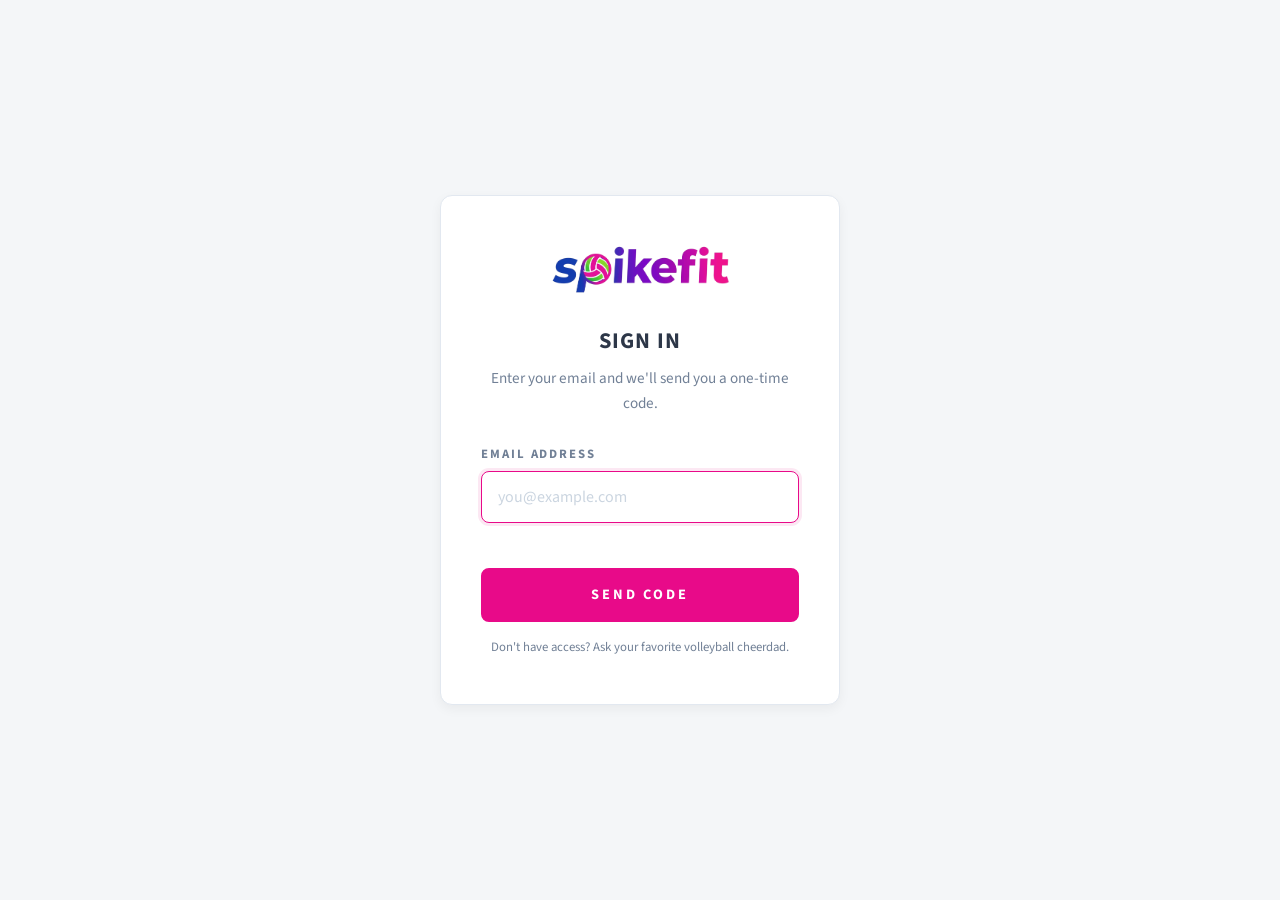
<file: auth.html>
<!DOCTYPE html>
<html lang="en">
<head>
  <meta charset="UTF-8">
  <meta name="viewport" content="width=device-width, initial-scale=1.0, maximum-scale=1.0, user-scalable=no">
  <title>Sign in — SpikeFit</title>
  <link rel="icon" type="image/png" href="favicon.png">
  <link rel="apple-touch-icon" href="favicon.png">
  <link rel="stylesheet" href="/fonts/fonts.css">
  <style>
    :root {
      --bg-body:      #f4f6f8;
      --bg-panel:     #ffffff;
      --text-main:    #2d3748;
      --text-muted:   #718096;
      --accent:       #e80a89;
      --accent-hover: #c90875;
      --accent-light: #fce8f3;
      --border:       #e2e8f0;
      --radius-sm:    8px;
      --radius-md:    12px;
      --shadow-md:    0 4px 12px rgba(0,0,0,0.05);
      --shadow-hover: 0 10px 25px rgba(232,10,137,0.15);
    }

    *, *::before, *::after { box-sizing: border-box; margin: 0; padding: 0; }

    body {
      background: var(--bg-body);
      color: var(--text-muted);
      font-family: 'Source Sans 3', Helvetica, sans-serif;
      min-height: 100vh;
      display: flex;
      align-items: center;
      justify-content: center;
      padding: 24px;
    }

    .card {
      background: var(--bg-panel);
      border: 1px solid var(--border);
      border-radius: var(--radius-md);
      box-shadow: var(--shadow-md);
      padding: 3em 2.5em;
      width: 100%;
      max-width: 400px;
      text-align: center;
    }

    .logo {
      width: 180px;
      height: auto;
      display: block;
      margin: 0 auto 2em;
    }

    h1 {
      color: var(--text-main);
      font-size: 1.4em;
      font-weight: 700;
      letter-spacing: 0.05em;
      text-transform: uppercase;
      margin-bottom: 0.4em;
    }

    .subtitle {
      font-size: 0.95em;
      color: var(--text-muted);
      line-height: 1.6;
      margin-bottom: 2em;
    }

    .subtitle strong {
      color: var(--accent);
      font-weight: 600;
    }

    label {
      display: block;
      text-align: left;
      font-size: 0.8em;
      font-weight: 700;
      letter-spacing: 0.15em;
      text-transform: uppercase;
      color: var(--text-muted);
      margin-bottom: 8px;
    }

    input {
      width: 100%;
      background: var(--bg-body);
      border: 1px solid var(--border);
      border-radius: var(--radius-sm);
      color: var(--text-main);
      font-family: 'Source Sans 3', Helvetica, sans-serif;
      font-size: 1em;
      padding: 0.85em 1em;
      outline: none;
      transition: border-color 0.2s, box-shadow 0.2s;
      -webkit-appearance: none;
    }

    input:focus {
      border-color: var(--accent);
      box-shadow: 0 0 0 3px var(--accent-light);
      background: var(--bg-panel);
    }

    input::placeholder { color: #cbd5e0; }

    input#otp-input {
      font-size: 2em;
      font-weight: 700;
      letter-spacing: 0.35em;
      text-align: center;
      color: var(--text-main);
      padding: 0.6em 0.5em;
    }

    .btn {
      appearance: none;
      display: block;
      width: 100%;
      margin-top: 1.25em;
      padding: 1em;
      background: var(--accent);
      border: 2px solid var(--accent);
      border-radius: var(--radius-sm);
      color: #ffffff;
      font-family: 'Source Sans 3', Helvetica, sans-serif;
      font-size: 0.9em;
      font-weight: 700;
      letter-spacing: 0.2em;
      text-transform: uppercase;
      cursor: pointer;
      transition: background 0.2s, border-color 0.2s, transform 0.1s;
    }

    .btn:hover:not(:disabled) {
      background: var(--accent-hover);
      border-color: var(--accent-hover);
      box-shadow: var(--shadow-hover);
    }

    .btn:active:not(:disabled) { transform: scale(0.99); }

    .btn:disabled { opacity: 0.45; cursor: not-allowed; }

    .btn.loading { color: transparent; position: relative; }
    .btn.loading::after {
      content: '';
      position: absolute;
      top: 50%; left: 50%;
      width: 18px; height: 18px;
      margin: -9px 0 0 -9px;
      border: 2px solid rgba(255,255,255,0.4);
      border-top-color: white;
      border-radius: 50%;
      animation: spin 0.6s linear infinite;
    }

    @keyframes spin { to { transform: rotate(360deg); } }

    .btn-ghost {
      background: transparent;
      border-color: var(--border);
      color: var(--text-muted);
      margin-top: 0.75em;
    }

    .btn-ghost:hover:not(:disabled) {
      border-color: var(--text-main);
      color: var(--text-main);
      background: transparent;
      box-shadow: none;
    }

    .error {
      margin-top: 0.75em;
      font-size: 0.875em;
      color: #e53e3e;
      min-height: 1.2em;
      text-align: left;
    }

    .hint {
      font-size: 0.8em;
      color: var(--text-muted);
      margin-top: 0.5em;
      text-align: left;
    }

    .step { animation: fadeUp 0.25s cubic-bezier(0.16,1,0.3,1); }

    @keyframes fadeUp {
      from { opacity: 0; transform: translateY(10px); }
      to   { opacity: 1; transform: none; }
    }

    .success-icon {
      width: 64px;
      height: 64px;
      background: var(--accent-light);
      border-radius: 50%;
      display: flex;
      align-items: center;
      justify-content: center;
      margin: 0 auto 1.5em;
      font-size: 1.8em;
    }

    @media (max-width: 480px) {
      .card { padding: 2em 1.5em; }
    }
  </style>
</head>
<body>
<div class="card">

  <!-- Step 1: Email -->
  <div id="step-email" class="step">
    <img
      src="logo.png"
      alt="SpikeFit"
      class="logo"
    >
    <h1>Sign In</h1>
    <p class="subtitle">Enter your email and we'll send you a one-time code.</p>

    <label for="email-input">Email address</label>
    <input
      type="email"
      id="email-input"
      placeholder="you@example.com"
      autocomplete="email"
      autofocus
    >
    <div class="error" id="email-error"></div>
    <button class="btn" id="email-btn" onclick="sendOtp()">Send Code</button>
    <p style="margin-top: 1.25em; font-size: 0.8em; color: var(--text-muted);">Don't have access? Ask your favorite volleyball cheerdad.</p>
  </div>

  <!-- Step 2: OTP -->
  <div id="step-otp" class="step" style="display:none">
    <img
      src="logo.png"
      alt="SpikeFit"
      class="logo"
    >
    <h1>Check Your Email</h1>
    <p class="subtitle" id="otp-subtitle">We sent a 6-digit code to your email.</p>

    <label for="otp-input">One-time code</label>
    <input
      type="text"
      id="otp-input"
      placeholder="000000"
      maxlength="6"
      inputmode="numeric"
      autocomplete="one-time-code"
    >
    <p class="hint">Code expires in 10 minutes.</p>
    <div class="error" id="otp-error"></div>
    <button class="btn" id="otp-btn" onclick="verifyOtp()">Verify Code</button>
    <button class="btn btn-ghost" onclick="goBack()">← Use a different email</button>
  </div>

  <!-- Step 3: Success -->
  <div id="step-success" class="step" style="display:none">
    <div class="success-icon">✓</div>
    <h1>You're In</h1>
    <p class="subtitle">Redirecting you to your workout…</p>
  </div>

</div>

<script>
  const COOKIE      = 'sf_session';
  const SESSION_DAYS = 30;

  let emailValue  = '';  // email captured in step 1, used in step 2
  let otpAttempts = 0;   // client-side attempt counter (worker enforces the real limit)

  // Auto-submit when 6 digits entered
  document.getElementById('otp-input').addEventListener('input', e => {
    e.target.value = e.target.value.replace(/\D/g, '');
    if (e.target.value.length === 6) verifyOtp();
  });

  document.getElementById('email-input').addEventListener('keydown', e => {
    if (e.key === 'Enter') sendOtp();
  });

  document.getElementById('otp-input').addEventListener('keydown', e => {
    if (e.key === 'Enter') verifyOtp();
  });

  async function sendOtp() {
    const emailInput = document.getElementById('email-input');
    const email      = emailInput.value.trim();
    const errEl      = document.getElementById('email-error');
    const btn        = document.getElementById('email-btn');

    // Use the browser's built-in RFC 5322 validator via the email input's validity state
    if (!emailInput.validity.valid) {
      errEl.textContent = 'Please enter a valid email address.';
      return;
    }

    errEl.textContent = '';
    setLoading(btn, true);

    try {
      const res = await fetch('/auth/send', {
        method: 'POST',
        headers: { 'Content-Type': 'application/json' },
        body: JSON.stringify({ email })
      });

      if (res.status === 403) {
        emailValue  = email;
        otpAttempts = 0;
        document.getElementById('otp-subtitle').textContent =
          `We sent a 6-digit code to ${email}.`;
        showStep('step-otp');
        document.getElementById('otp-input').focus();
        return;
      }
      if (!res.ok) {
        errEl.textContent = 'Something went wrong — please try again.';
        return;
      }

      emailValue  = email;
      otpAttempts = 0;  // reset counter for fresh code
      document.getElementById('otp-subtitle').textContent =
        `We sent a 6-digit code to ${email}.`;
      showStep('step-otp');
      document.getElementById('otp-input').focus();

    } catch {
      errEl.textContent = 'Network error. Check your connection.';
    } finally {
      setLoading(btn, false);
    }
  }

  async function verifyOtp() {
    const code  = document.getElementById('otp-input').value.trim();
    const errEl = document.getElementById('otp-error');
    const btn   = document.getElementById('otp-btn');

    // Guard: shouldn't be possible to reach this without an email, but just in case
    if (!emailValue) {
      errEl.textContent = 'Something went wrong — please start over.';
      showStep('step-email');
      return;
    }

    if (code.length !== 6) {
      errEl.textContent = 'Enter the 6-digit code from your email.';
      return;
    }

    // Client-side attempt limit — real enforcement happens in the worker
    if (otpAttempts >= 5) {
      errEl.textContent = 'Too many attempts. Please request a new code.';
      return;
    }
    otpAttempts++;

    errEl.textContent = '';
    setLoading(btn, true);

    try {
      const res = await fetch('/auth/verify', {
        method: 'POST',
        headers: { 'Content-Type': 'application/json' },
        body: JSON.stringify({ email: emailValue, code })
      });

      if (res.status === 429) {
        errEl.textContent = 'Too many attempts. Please request a new code.';
        document.getElementById('otp-input').value = '';
        return;
      }

      if (!res.ok) {
        errEl.textContent = 'Incorrect or expired code — try again.';
        document.getElementById('otp-input').value = '';
        return;
      }

      // Worker sets the HttpOnly cookie; we just redirect
      showStep('step-success');

      // Safe redirect: only allow relative paths on the same origin.
      const params = new URLSearchParams(window.location.search);
      const redirect = params.get('redirect');
      const safeDest = (redirect && /^\/[^/\\]/.test(redirect)) ? redirect : '/app.html';
      setTimeout(() => {
        window.location.href = safeDest;
      }, 800);

    } catch {
      errEl.textContent = 'Network error. Check your connection.';
    } finally {
      setLoading(btn, false);
    }
  }

  function goBack() {
    document.getElementById('otp-input').value = '';
    document.getElementById('otp-error').textContent = '';
    otpAttempts = 0;  // reset so a fresh code gets a fresh counter
    showStep('step-email');
    document.getElementById('email-input').focus();
  }

  function showStep(id) {
    ['step-email', 'step-otp', 'step-success'].forEach(s => {
      const el = document.getElementById(s);
      el.style.display = s === id ? 'block' : 'none';
      if (s === id) el.classList.add('step');
    });
  }

  function setLoading(btn, on) {
    btn.disabled = on;
    btn.classList.toggle('loading', on);
  }
</script>
</body>
</html>
</file>
<file: fonts/fonts.css>
@font-face {
  font-family: 'Source Sans 3';
  src: url('/fonts/source-sans-3-v19-latin-300.woff2') format('woff2');
  font-weight: 300;
  font-style: normal;
  font-display: swap;
}
 
@font-face {
  font-family: 'Source Sans 3';
  src: url('/fonts/source-sans-3-v19-latin-regular.woff2') format('woff2');
  font-weight: 400;
  font-style: normal;
  font-display: swap;
}
 
@font-face {
  font-family: 'Source Sans 3';
  src: url('/fonts/source-sans-3-v19-latin-600.woff2') format('woff2');
  font-weight: 600;
  font-style: normal;
  font-display: swap;
}
 
@font-face {
  font-family: 'Source Sans 3';
  src: url('/fonts/source-sans-3-v19-latin-700.woff2') format('woff2');
  font-weight: 700;
  font-style: normal;
  font-display: swap;
}
</file>
